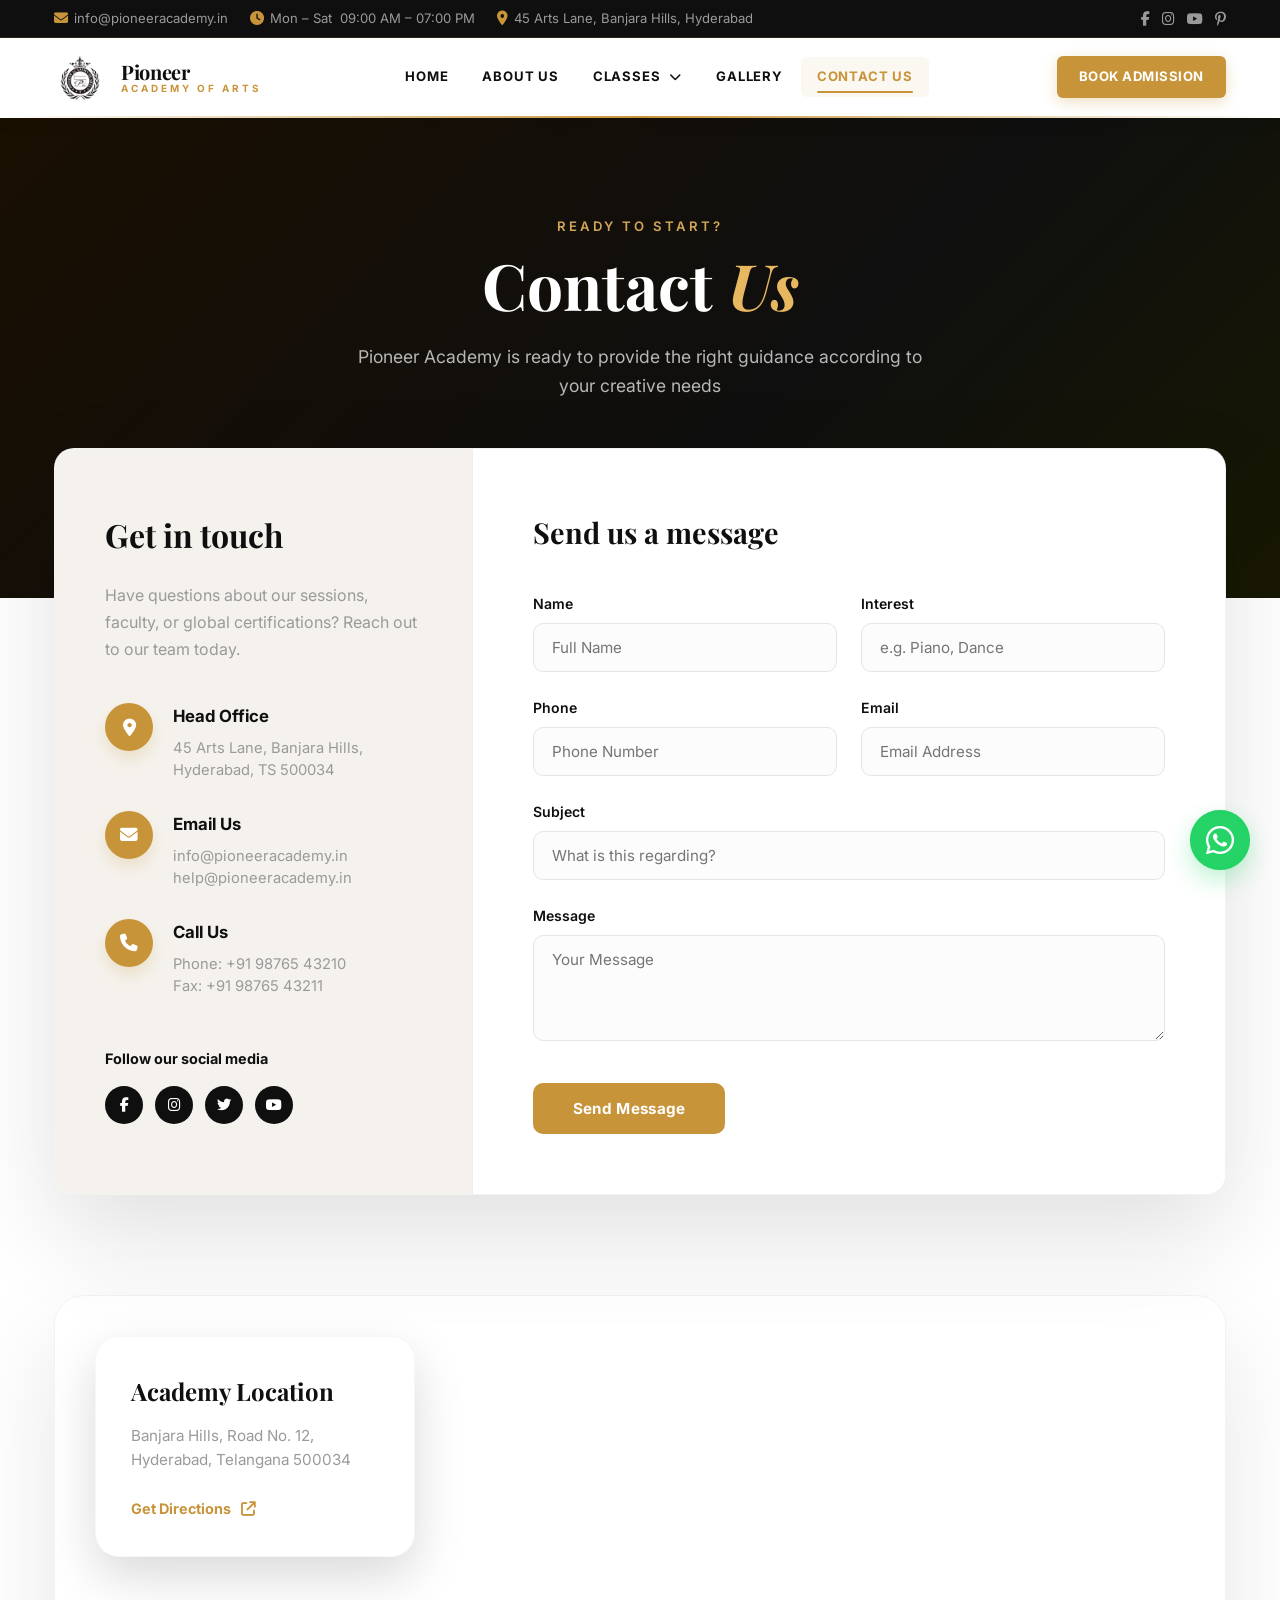
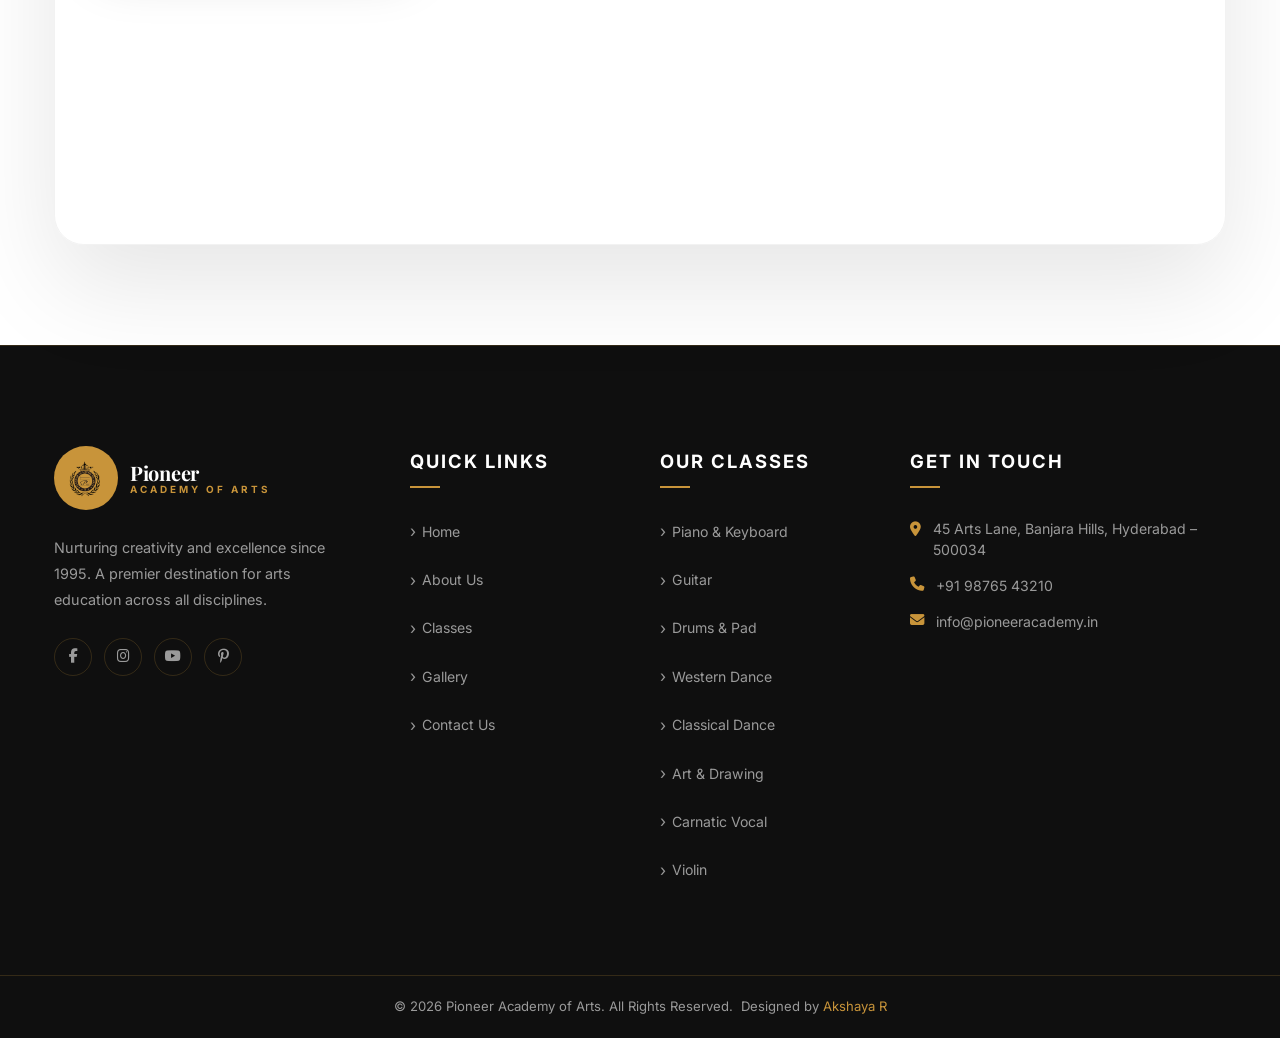
<file: contact.html>
<!DOCTYPE html>
<html lang="en">
<head>
  <meta charset="UTF-8" />
  <meta name="viewport" content="width=device-width, initial-scale=1.0" />
  <title>Contact Us — Pioneer Academy of Arts</title>
  <meta name="description" content="Get in touch with Pioneer Academy of Arts. We're here to answer your questions about our classes, admissions, and more." />
  <!-- Favicon -->
  <link rel="icon" type="image/png" href="images/logo/logo.png" />
  <!-- Font Awesome -->
  <link rel="stylesheet" href="https://cdnjs.cloudflare.com/ajax/libs/font-awesome/6.5.0/css/all.min.css" />
  <!-- Styles -->
  <link rel="stylesheet" href="css/style.css" />
</head>
<body>

  <!-- Shared Navbar Placeholder -->
  <div id="navbar-placeholder"></div>


  <!-- ═══════════════════════════════════════
       PAGE HERO
  ═══════════════════════════════════════ -->
  <section class="page-hero" style="background-image: url('https://images.unsplash.com/photo-1516280440614-37939bbacd81?w=1600&q=80');">
    <div class="container">
      <span class="section-tag reveal">READY TO START?</span>
      <h1 class="hero-title reveal">Contact <span>Us</span></h1>
      <p class="reveal delay-1">Pioneer Academy is ready to provide the right guidance according to your creative needs</p>
    </div>
  </section>

  <!-- ═══════════════════════════════════════
       OVERLAP CONTACT CARD
  ═══════════════════════════════════════ -->
  <section class="overlap-section">
    <div class="container">
      <div class="premium-contact-card reveal">
        <!-- Left Side: Visual/Info -->
        <div class="contact-visual-side">
          <h3>Get in touch</h3>
          <p>Have questions about our sessions, faculty, or global certifications? Reach out to our team today.</p>
          
          <div class="contact-info-list">
            <!-- Location -->
            <div class="info-item">
              <div class="info-icon"><i class="fa fa-location-dot"></i></div>
              <div class="info-text">
                <h4>Head Office</h4>
                <p>45 Arts Lane, Banjara Hills,<br>Hyderabad, TS 500034</p>
              </div>
            </div>
            
            <!-- Email -->
            <div class="info-item">
              <div class="info-icon"><i class="fa fa-envelope"></i></div>
              <div class="info-text">
                <h4>Email Us</h4>
                <p><a href="mailto:info@pioneeracademy.in">info@pioneeracademy.in</a><br><a href="mailto:help@pioneeracademy.in">help@pioneeracademy.in</a></p>
              </div>
            </div>
            
            <!-- Call -->
            <div class="info-item">
              <div class="info-icon"><i class="fa fa-phone"></i></div>
              <div class="info-text">
                <h4>Call Us</h4>
                <p>Phone: <a href="tel:+919876543210">+91 98765 43210</a><br>Fax: +91 98765 43211</p>
              </div>
            </div>
          </div>

          <div class="contact-social-wrap">
            <span>Follow our social media</span>
            <div class="contact-social-icons">
              <a href="#"><i class="fab fa-facebook-f"></i></a>
              <a href="#"><i class="fab fa-instagram"></i></a>
              <a href="#"><i class="fab fa-twitter"></i></a>
              <a href="#"><i class="fab fa-youtube"></i></a>
            </div>
          </div>
        </div>

        <!-- Right Side: Form -->
        <div class="contact-form-side">
          <h3>Send us a message</h3>
          <form class="grid-form">
            <div class="input-group">
              <label for="name">Name</label>
              <input type="text" id="name" placeholder="Full Name" required />
            </div>
            <div class="input-group">
              <label for="company">Interest</label>
              <input type="text" id="company" placeholder="e.g. Piano, Dance" />
            </div>
            <div class="input-group">
              <label for="phone">Phone</label>
              <input type="tel" id="phone" placeholder="Phone Number" required />
            </div>
            <div class="input-group">
              <label for="email">Email</label>
              <input type="email" id="email" placeholder="Email Address" required />
            </div>
            <div class="input-group form-full">
              <label for="subject">Subject</label>
              <input type="text" id="subject" placeholder="What is this regarding?" />
            </div>
            <div class="input-group form-full">
              <label for="message">Message</label>
              <textarea id="message" rows="4" placeholder="Your Message"></textarea>
            </div>
            <div class="form-full">
              <button type="submit" class="btn btn-primary">Send Message</button>
            </div>
          </form>
        </div>
      </div>
    </div>
  </section>

  <!-- ═══════════════════════════════════════
       MAP SECTION
  ═══════════════════════════════════════ -->
  <section class="map-section reveal">
    <div class="container">
      <div class="map-container">
        <!-- Floating Address Card -->
        <div class="map-floating-card">
          <h4>Academy Location</h4>
          <p>Banjara Hills, Road No. 12, Hyderabad, Telangana 500034</p>
          <a href="https://maps.app.goo.gl/..." target="_blank" class="btn-text">
            Get Directions <i class="fa fa-external-link"></i>
          </a>
        </div>
        
        <iframe 
          src="https://www.google.com/maps/embed?pb=!1m18!1m12!1m3!1d3806.827222661234!2d78.4419961751634!3d17.41999248347492!2m3!1f0!2f0!3f0!3m2!1i1024!2i768!4f13.1!3m3!1m2!1s0x3bcb973a00000001%3A0xe5a3c9e6c9e6c9e6!2sBanjara%20Hills%2C%20Hyderabad%2C%20Telangana!5e0!3m2!1sen!2sin!4v1700000000000!5m2!1sen!2sin" 
          width="100%" height="100%" style="border:0;" allowfullscreen="" loading="lazy" referrerpolicy="no-referrer-when-downgrade">
        </iframe>
      </div>
    </div>
  </section>

  <!-- Shared Footer Placeholder -->
  <div id="footer-placeholder"></div>


  <!-- Scripts -->
  <script src="js/components.js"></script>
  <script src="js/main.js"></script>

</body>
</html>
</file>
<file: css/style.css>
/* =============================================
   PIONEER ACADEMY OF ARTS — MAIN STYLESHEET
   ============================================= */

@import url('https://fonts.googleapis.com/css2?family=Playfair+Display:ital,wght@0,400;0,600;0,700;0,900;1,400;1,600&family=Inter:wght@300;400;500;600;700&display=swap');

/* === CUSTOM PROPERTIES === */
:root {
  --gold:        #C8943A;
  --gold-light:  #E8B860;
  --gold-dark:   #9E6E1E;
  --dark:        #0f0f0f;
  --dark-2:      #181818;
  --dark-3:      #222222;
  --dark-card:   #1c1c1c;
  --white:       #ffffff;
  --off-white:   #F5F2ED;
  --text-muted:  #9a9a9a;
  --text-light:  #c8c8c8;
  --border:      rgba(200,148,58,0.2);
  --shadow-gold: 0 8px 32px rgba(200,148,58,0.18);
  --shadow-dark: 0 8px 32px rgba(0,0,0,0.45);
  --radius:      6px;
  --radius-lg:   14px;
  --transition:  all 0.32s cubic-bezier(.25,.8,.25,1);
  --font-heading:'Playfair Display', Georgia, serif;
  --font-body:   'Inter', system-ui, sans-serif;
  --nav-h:       80px;
  --topbar-h:    38px;
}

/* === RESET & BASE === */
*, *::before, *::after { box-sizing: border-box; margin: 0; padding: 0; }
html { scroll-behavior: smooth; font-size: 16px; }
body {
  font-family: var(--font-body);
  background: var(--white);
  color: var(--dark);
  line-height: 1.65;
  overflow-x: hidden;
}
img { max-width: 100%; display: block; }
a { text-decoration: none; color: inherit; }
ul { list-style: none; }
button { cursor: pointer; border: none; background: none; font-family: inherit; }
input, textarea, select { font-family: inherit; }

/* === UTILITY === */
.container { max-width: 1220px; margin: 0 auto; padding: 0 24px; }
.section-tag { font-size: 0.82rem; font-weight: 600; letter-spacing: 3px; text-transform: uppercase; color: var(--gold); margin-bottom: 12px; display: block; }
.section-title { font-family: var(--font-heading); font-size: clamp(2rem, 4vw, 2.9rem); font-weight: 700; line-height: 1.2; color: var(--dark); }
.section-title span { color: var(--gold); }
.section-title.light { color: var(--white); }
.section-subtitle { font-size: 1.02rem; color: var(--text-muted); max-width: 560px; margin-top: 12px; }
.btn {
  display: inline-flex; align-items: center; gap: 8px;
  padding: 13px 30px; border-radius: var(--radius); font-weight: 600;
  font-size: 0.95rem; transition: var(--transition); letter-spacing: 0.3px;
}
.btn-primary { background: var(--gold); color: var(--white); }
.btn-primary:hover { background: var(--gold-dark); transform: translateY(-2px); box-shadow: var(--shadow-gold); }
.btn-outline { background: transparent; color: var(--white); border: 2px solid var(--white); }
.btn-outline:hover { background: var(--white); color: var(--dark); transform: translateY(-2px); }
.btn-outline-gold { background: transparent; color: var(--gold); border: 2px solid var(--gold); }
.btn-outline-gold:hover { background: var(--gold); color: var(--white); transform: translateY(-2px); }
.btn-dark { background: var(--dark); color: var(--white); }
.btn-dark:hover { background: #333; transform: translateY(-2px); }

/* === TOP INFOBAR === */
.topbar {
  background: var(--dark);
  height: var(--topbar-h);
  display: flex; align-items: center;
  font-size: 0.82rem; color: var(--text-muted);
  border-bottom: 1px solid rgba(200,148,58,0.15);
  position: relative; z-index: 200;
}
.topbar .container { display: flex; align-items: center; justify-content: space-between; width: 100%; }
.topbar-left, .topbar-right { display: flex; align-items: center; gap: 22px; }
.topbar-item { display: flex; align-items: center; gap: 6px; color: var(--text-muted); }
.topbar-item i { color: var(--gold); font-size: 0.88rem; }
.topbar-social { display: flex; gap: 12px; }
.topbar-social a { color: var(--text-muted); font-size: 0.9rem; transition: var(--transition); }
.topbar-social a:hover { color: var(--gold); }

/* === NAVBAR === */
.navbar {
  position: sticky; top: 0; z-index: 100;
  background: var(--white);
  height: var(--nav-h);
  display: flex; align-items: center;
  box-shadow: 0 2px 16px rgba(0,0,0,0.08);
  transition: var(--transition);
  border-bottom: 2px solid transparent;
  border-image: linear-gradient(90deg, transparent, var(--gold), transparent) 1;
}
.navbar.scrolled {
  box-shadow: 0 6px 28px rgba(0,0,0,0.13);
}
.navbar .container { display: flex; align-items: center; justify-content: space-between; width: 100%; gap: 24px; }

/* Logo */
.nav-logo { display: flex; align-items: center; gap: 12px; text-decoration: none; flex-shrink: 0; }
.nav-logo img { height: 48px; width: auto; }
.nav-logo-img { height: 46px; width: auto; object-fit: contain; flex-shrink: 0; }
.nav-logo-text { display: flex; flex-direction: column; line-height: 1.15; }
.nav-logo-title {
  font-family: var(--font-heading); font-size: 1.25rem; font-weight: 700; color: var(--dark);
  letter-spacing: -0.3px;
}
.nav-logo-sub {
  font-size: 0.62rem; letter-spacing: 3px; text-transform: uppercase;
  color: var(--gold); font-weight: 700;
}

/* Nav Links */
.nav-links { display: flex; align-items: center; gap: 2px; }
.nav-links > li > a {
  padding: 9px 16px; font-size: 0.82rem; font-weight: 700;
  letter-spacing: 0.8px; text-transform: uppercase; color: var(--dark);
  border-radius: 6px; transition: var(--transition); position: relative;
  display: flex; align-items: center; gap: 5px;
}
.nav-links > li > a::after {
  content: ''; position: absolute; bottom: 4px; left: 16px; right: 16px;
  height: 2px; background: var(--gold); transform: scaleX(0); transition: var(--transition);
  transform-origin: center; border-radius: 2px;
}
.nav-links > li > a:hover::after,
.nav-links > li > a.active::after { transform: scaleX(1); }
.nav-links > li > a:hover,
.nav-links > li > a.active { color: var(--gold); background: rgba(200,148,58,0.07); }

/* Nav Dropdown */
.nav-item-dropdown { position: relative; }
.nav-item-dropdown .nav-chevron { transition: transform 0.3s ease; font-size: 0.7rem; }
.nav-item-dropdown:hover .nav-chevron { transform: rotate(180deg); }
.dropdown-menu {
  position: absolute; top: calc(100% + 8px); left: 0;
  background: var(--white);
  box-shadow: 0 16px 40px rgba(0,0,0,0.12), 0 0 0 1px rgba(200,148,58,0.12);
  border-radius: 10px; min-width: 230px; padding: 8px 0;
  opacity: 0; visibility: hidden; transform: translateY(10px);
  transition: var(--transition); z-index: 100;
  display: flex; flex-direction: column; border: 1px solid rgba(200,148,58,0.1);
}
.nav-item-dropdown:hover .dropdown-menu { opacity: 1; visibility: visible; transform: translateY(0); }
.dropdown-menu li { width: 100%; display: block; }
.dropdown-menu li a {
  padding: 10px 20px; font-size: 0.86rem; color: var(--text-muted); text-transform: capitalize;
  font-weight: 500; border-radius: 0; letter-spacing: 0; width: 100%; display: flex;
  align-items: center; gap: 10px; transition: var(--transition);
}
.dropdown-menu li a::before { content: ''; width: 5px; height: 5px; border-radius: 50%; background: var(--gold); opacity: 0; transition: var(--transition); flex-shrink: 0; }
.dropdown-menu li a::after { display: none !important; }
.dropdown-menu li a:hover,
.dropdown-menu li a.active {
  background: rgba(200,148,58,0.07); color: var(--gold);
  padding-left: 20px;
}
.dropdown-menu li a:hover::before,
.dropdown-menu li a.active::before { opacity: 1; }
.dropdown-menu li:first-child a { border-radius: 10px 10px 0 0; }
.dropdown-menu li:last-child a { border-radius: 0 0 10px 10px; }

/* Nav Right */
.nav-right { display: flex; align-items: center; gap: 12px; }
.nav-search-btn { color: var(--dark); font-size: 1.05rem; padding: 8px 10px; transition: var(--transition); border-radius: 6px; }
.nav-search-btn:hover { color: var(--gold); background: rgba(200,148,58,0.07); }
.nav-cta {
  background: var(--gold); color: var(--white) !important;
  padding: 10px 22px; border-radius: var(--radius);
  font-size: 0.82rem !important; font-weight: 700 !important;
  letter-spacing: 0.5px; text-transform: uppercase;
  box-shadow: 0 4px 14px rgba(200,148,58,0.3);
  transition: var(--transition);
}
.nav-cta:hover {
  background: var(--gold-dark) !important;
  box-shadow: 0 6px 20px rgba(200,148,58,0.4);
  transform: translateY(-1px);
}
.nav-cta::after { display: none !important; }

/* Hamburger */
.hamburger {
  display: none; flex-direction: column; gap: 5px; padding: 8px;
  border-radius: 8px; transition: var(--transition);
}
.hamburger:hover { background: var(--off-white); }
.hamburger span { display: block; width: 22px; height: 2px; background: var(--dark); transition: var(--transition); border-radius: 2px; }
.hamburger.open span { background: var(--gold); }
.hamburger.open span:nth-child(1) { transform: translateY(7px) rotate(45deg); }
.hamburger.open span:nth-child(2) { opacity: 0; transform: scaleX(0); }
.hamburger.open span:nth-child(3) { transform: translateY(-7px) rotate(-45deg); }

/* === HERO === */
.hero {
  position: relative;
  min-height: calc(100vh - var(--topbar-h) - var(--nav-h));
  background: var(--dark);
  display: flex; align-items: center;
  overflow: hidden;
}
.hero-bg {
  position: absolute; inset: 0;
  background-image: url('../images/homepage/hero-bg.png');
  background-size: cover; background-position: center;
  opacity: 0.45;
  transition: transform 8s ease;
}
.hero-overlay {
  position: absolute; inset: 0;
  background: linear-gradient(105deg, rgba(10,8,5,0.85) 0%, rgba(15,10,3,0.55) 55%, rgba(0,0,0,0.3) 100%);
}
.hero .container {
  position: relative; z-index: 2;
  padding-top: 80px; padding-bottom: 80px;
  display: flex; align-items: center; justify-content: center;
}
.hero-content {
  max-width: 760px;
  text-align: center;
  display: flex;
  flex-direction: column;
  align-items: center;
}
.hero-tag {
  display: inline-flex; align-items: center; gap: 10px;
  font-size: 0.8rem; letter-spacing: 3px; text-transform: uppercase;
  color: var(--gold-light); font-weight: 600; margin-bottom: 24px;
}
.hero-tag::before {
  content: ''; display: block; width: 36px; height: 2px; background: var(--gold);
}
.hero-title {
  font-family: var(--font-heading);
  font-size: clamp(2.8rem, 6vw, 4.8rem);
  font-weight: 900; line-height: 1.1;
  color: var(--white); margin-bottom: 22px;
  text-align: center;
}
.hero-title .highlight { color: var(--gold-light); font-style: italic; }
.hero-desc {
  font-size: 1.08rem; color: rgba(255,255,255,0.72);
  max-width: 560px; margin-bottom: 38px; line-height: 1.7;
  text-align: center;
}
.hero-btns { display: flex; flex-wrap: wrap; gap: 14px; margin-bottom: 56px; align-items: center; justify-content: center; }
.hero-stats { display: flex; gap: 44px; flex-wrap: wrap; justify-content: center; }
.hero-stat-item { text-align: center; }
.hero-stat-num { font-family: var(--font-heading); font-size: 2.2rem; font-weight: 700; color: var(--gold-light); line-height: 1; }
.hero-stat-label { font-size: 0.78rem; color: rgba(255,255,255,0.55); letter-spacing: 1.5px; text-transform: uppercase; margin-top: 4px; }

/* Hero Nav Arrows */
.hero-arrow {
  position: absolute; top: 50%; transform: translateY(-50%);
  width: 46px; height: 46px; border-radius: 50%;
  background: rgba(255,255,255,0.12); color: var(--white);
  display: flex; align-items: center; justify-content: center;
  font-size: 1rem; z-index: 3; transition: var(--transition);
  border: 1.5px solid rgba(255,255,255,0.2);
  backdrop-filter: blur(4px);
}
.hero-arrow:hover { background: var(--gold); border-color: var(--gold); }
.hero-arrow-prev { left: 20px; }
.hero-arrow-next { right: 20px; }

/* === QUICK ENROLL FORM BAR === */
.enroll-bar {
  background: var(--white);
  padding: 30px 24px;
  position: relative; z-index: 10;
  margin-top: -1px;
}
.enroll-bar-wrapper {
  max-width: 820px;
  margin: 0 auto;
  border: 2px dashed var(--gold);
  border-radius: var(--radius-lg);
  padding: 6px 6px;
  background: var(--white);
  box-shadow: var(--shadow-gold);
}
.enroll-bar-inner {
  display: flex; align-items: stretch;
  background: var(--white);
  border-radius: calc(var(--radius-lg) - 4px);
  overflow: hidden;
}
.enroll-field {
  flex: 1; border-right: 1px solid #ececec;
  position: relative;
}
.enroll-field input, .enroll-field select {
  width: 100%; height: 58px; padding: 0 18px;
  border: none; outline: none; font-size: 0.95rem;
  background: transparent; color: var(--dark);
}
.enroll-field input::placeholder { color: #aaa; }
.enroll-field select { color: #aaa; cursor: pointer; }
.enroll-field select.filled { color: var(--dark); }
.enroll-bar .btn-enroll {
  background: var(--dark); color: var(--white);
  padding: 0 32px; font-size: 0.9rem; font-weight: 700;
  letter-spacing: 0.5px; white-space: nowrap; transition: var(--transition);
  border: none; cursor: pointer; text-transform: uppercase;
  flex-shrink: 0;
}
.enroll-bar .btn-enroll:hover { background: var(--gold); }

/* === ABOUT SECTION === */
.about-section { padding: 100px 0; background: var(--white); }
.about-grid { display: grid; grid-template-columns: 1fr 1fr; gap: 70px; align-items: center; }
.about-images { position: relative; height: 540px; will-change: transform; }
.about-img {
  position: absolute; border-radius: var(--radius-lg);
  overflow: hidden; box-shadow: var(--shadow-dark);
  transition: var(--transition);
}
.about-img-1 { width: 52%; height: 68%; left: 0; bottom: 0; z-index: 2; }
.about-img-2 { width: 48%; height: 58%; right: 8%; top: 0; z-index: 3; }
.about-img-3 { width: 36%; height: 44%; right: 0; bottom: 8%; z-index: 4; border: 4px solid var(--white); }
.about-img img { width: 100%; height: 100%; object-fit: cover; }
.about-img-placeholder {
  width: 100%; height: 100%;
  display: flex; align-items: center; justify-content: center;
  font-size: 3.5rem;
}
.about-img-1 .about-img-placeholder { background: linear-gradient(135deg, #2a1a05 0%, #5c3410 100%); }
.about-img-2 .about-img-placeholder { background: linear-gradient(135deg, #0a1a1a 0%, #1a3a3a 100%); }
.about-img-3 .about-img-placeholder { background: linear-gradient(135deg, #1a0a20 0%, #3a1a50 100%); }

.about-badge {
  position: absolute; left: 50%; bottom: 20px; transform: translateX(-50%);
  background: var(--gold); color: var(--white); border-radius: var(--radius);
  padding: 14px 22px; text-align: center; z-index: 10; white-space: nowrap;
  box-shadow: var(--shadow-gold);
}
.about-badge-num { font-family: var(--font-heading); font-size: 2rem; font-weight: 700; line-height: 1; }
.about-badge-label { font-size: 0.75rem; text-transform: uppercase; letter-spacing: 1.5px; opacity: 0.9; }

.about-points { margin: 30px 0 36px; display: flex; flex-direction: column; gap: 22px; }
.about-point { display: flex; gap: 18px; align-items: flex-start; }
.about-point-num {
  width: 38px; height: 38px; background: var(--gold); color: var(--white);
  border-radius: 50%; display: flex; align-items: center; justify-content: center;
  font-weight: 700; font-size: 0.88rem; flex-shrink: 0; margin-top: 2px;
}
.about-point h4 { font-size: 1rem; font-weight: 700; margin-bottom: 4px; color: var(--dark); }
.about-point p { font-size: 0.9rem; color: var(--text-muted); line-height: 1.6; }
.about-footer { display: flex; align-items: center; gap: 28px; flex-wrap: wrap; margin-top: 36px; }
.about-signature-name { font-family: var(--font-heading); font-size: 1.3rem; font-style: italic; color: var(--dark); }
.about-signature-role { font-size: 0.78rem; letter-spacing: 2px; text-transform: uppercase; color: var(--text-muted); }
.about-divider { width: 1px; height: 40px; background: #ddd; }

/* === CATEGORY GRID === */
.programs-section { padding: 100px 0; background: var(--off-white); }
.programs-section .section-head { text-align: center; margin-bottom: 60px; }
.programs-section .section-subtitle { margin: 12px auto 0; }

.category-grid {
  display: grid;
  grid-template-columns: repeat(4, 1fr);
  gap: 30px;
}

.category-card {
  border-radius: var(--radius-lg);
  overflow: hidden;
  box-shadow: 0 10px 30px rgba(0,0,0,0.05);
  transition: var(--transition);
  display: flex;
  flex-direction: column;
  position: relative;
  text-decoration: none;
  background: var(--dark-card);
  border: 1px solid var(--border);
}

.category-card:hover {
  transform: translateY(-8px);
  box-shadow: 0 15px 40px rgba(200, 148, 58, 0.2);
  border-color: var(--gold);
}

.category-img {
  height: 180px;
  overflow: hidden;
}

.category-img img {
  width: 100%;
  height: 100%;
  object-fit: cover;
  transition: transform 0.8s ease;
}

.category-card:hover .category-img img {
  transform: scale(1.1);
}

.category-info {
  padding: 24px 20px;
  position: relative;
  flex-grow: 1;
}

.category-tag {
  display: none;
}

.category-name {
  font-family: var(--font-body);
  font-size: 1.15rem;
  font-weight: 700;
  color: var(--white);
  margin-bottom: 8px;
  transition: var(--transition);
}

.category-card:hover .category-name {
  color: var(--gold);
}

.category-desc {
  font-size: 0.85rem;
  color: rgba(255,255,255,0.85);
  line-height: 1.5;
  margin-bottom: 0;
  padding-right: 24px; /* Space for the arrow */
}

.category-arrow {
  position: absolute;
  right: 20px;
  bottom: 30px;
  color: var(--gold);
  font-size: 1.25rem;
  opacity: 0;
  transform: translateX(-15px);
  transition: var(--transition);
}

.category-card:hover .category-arrow {
  opacity: 1;
  transform: translateX(0);
}

/* === TESTIMONIALS === */
.testimonials-section { padding: 100px 0; background: var(--dark); overflow: hidden; }
.testimonials-section .section-head { text-align: center; margin-bottom: 60px; }
.testimonials-track { position: relative; }
.testimonials-carousel { display: flex; gap: 28px; transition: transform 0.55s cubic-bezier(.25,.8,.25,1); will-change: transform; }
.testimonial-card {
  min-width: 380px; max-width: 380px;
  background: var(--dark-card); border: 1px solid var(--border);
  border-radius: var(--radius-lg); padding: 36px 32px;
  flex-shrink: 0;
}
.testimonial-quote { font-size: 2.5rem; color: var(--gold); line-height: 1; margin-bottom: 16px; font-family: Georgia, serif; }
.testimonial-text { font-size: 0.97rem; color: var(--text-light); line-height: 1.75; margin-bottom: 26px; }
.testimonial-author { display: flex; align-items: center; gap: 14px; }
.testimonial-avatar {
  width: 46px; height: 46px; border-radius: 50%; flex-shrink: 0;
  display: flex; align-items: center; justify-content: center;
  font-size: 1.3rem; font-weight: 700; color: var(--white);
  background: var(--gold);
}
.testimonial-name { font-weight: 600; color: var(--white); font-size: 0.95rem; }
.testimonial-program { font-size: 0.8rem; color: var(--gold); }
.testimonial-stars { color: var(--gold); font-size: 0.85rem; margin-top: 2px; }
.testimonials-dots { display: flex; justify-content: center; gap: 8px; margin-top: 36px; }
.t-dot { width: 8px; height: 8px; border-radius: 50%; background: rgba(0,0,0,0.1); cursor: pointer; transition: var(--transition); }
.t-dot.active { background: var(--gold); width: 24px; border-radius: 4px; }

/* Light version for classes pages */
.testimonials-section.light .t-dot { background: rgba(0,0,0,0.1); }
.testimonials-section.light .t-dot.active { background: var(--gold); }
.testimonials-section:not(.light) .t-dot { background: rgba(255,255,255,0.2); }
.testimonials-section:not(.light) .t-dot.active { background: var(--gold); }

/* === CTA BANNER === */
.cta-section {
  padding: 90px 0;
  background: linear-gradient(105deg, var(--dark) 0%, #1a0f00 50%, var(--dark) 100%);
  position: relative; overflow: hidden; text-align: center;
}
.cta-section::before {
  content: '';
  position: absolute; inset: 0;
  background: radial-gradient(ellipse at center, rgba(200,148,58,0.1) 0%, transparent 70%);
  pointer-events: none;
}
.cta-section .container { position: relative; z-index: 2; }
.cta-label { font-size: 0.8rem; letter-spacing: 3px; text-transform: uppercase; color: var(--gold); font-weight: 600; margin-bottom: 14px; }
.cta-title { font-family: var(--font-heading); font-size: clamp(2rem, 4vw, 3.2rem); font-weight: 700; color: var(--white); margin-bottom: 18px; }
.cta-title span { color: var(--gold-light); font-style: italic; }
.cta-desc { font-size: 1rem; color: rgba(255,255,255,0.6); max-width: 500px; margin: 0 auto 38px; }
.cta-btns { display: flex; justify-content: center; gap: 16px; flex-wrap: wrap; }

/* === FOOTER === */
.footer { background: var(--dark); border-top: 1px solid var(--border); padding: 70px 0 0; }
.footer-grid { display: grid; grid-template-columns: 2fr 1fr 1fr 1.5fr; gap: 50px; padding-bottom: 50px; }
.footer-brand .nav-logo { margin-bottom: 18px; }
.footer-logo-img-wrapper {
  background: var(--gold);
  border-radius: 50%;
  width: 64px;
  height: 64px;
  display: flex;
  align-items: center;
  justify-content: center;
  padding: 10px;
  flex-shrink: 0;
}
.footer-logo-img-wrapper img {
  width: 100%;
  height: 100%;
  object-fit: contain;
}
.footer-brand p { font-size: 0.9rem; color: var(--text-muted); line-height: 1.7; max-width: 280px; }
.footer-social { display: flex; gap: 12px; margin-top: 22px; }
.footer-social a {
  width: 38px; height: 38px; border-radius: 50%;
  border: 1px solid var(--border); display: flex; align-items: center; justify-content: center;
  color: var(--text-muted); font-size: 0.9rem; transition: var(--transition);
}
.footer-social a:hover { background: var(--gold); border-color: var(--gold); color: var(--white); }
.footer-col h5 { font-size: 0.85rem; font-weight: 700; letter-spacing: 2px; text-transform: uppercase; color: var(--white); margin-bottom: 22px; }
.footer-col ul { display: flex; flex-direction: column; gap: 10px; }
.footer-col ul li a { font-size: 0.88rem; color: var(--text-muted); transition: var(--transition); display: flex; align-items: center; gap: 6px; }
.footer-col ul li a:hover { color: var(--gold); padding-left: 4px; }
.footer-col ul li a::before { content: '›'; font-size: 1rem; }
.footer-contact-item { display: flex; gap: 12px; margin-bottom: 16px; align-items: flex-start; }
.footer-contact-item i { color: var(--gold); margin-top: 2px; flex-shrink: 0; font-size: 0.9rem; }
.footer-contact-item span { font-size: 0.88rem; color: var(--text-muted); line-height: 1.5; }
.footer-bottom {
  border-top: 1px solid var(--border); padding: 20px 0;
  display: flex; align-items: center; justify-content: space-between;
  font-size: 0.82rem; color: var(--text-muted);
}
.footer-bottom a { color: var(--gold); }

/* === ANIMATIONS === */
.reveal       { opacity: 0; transform: translateY(18px); transition: opacity 0.5s cubic-bezier(0.22,1,0.36,1), transform 0.5s cubic-bezier(0.22,1,0.36,1); }
.reveal.visible { opacity: 1; transform: none; }
.reveal-left  { opacity: 0; transform: translateX(-22px); transition: opacity 0.5s cubic-bezier(0.22,1,0.36,1), transform 0.5s cubic-bezier(0.22,1,0.36,1); }
.reveal-left.visible  { opacity: 1; transform: none; }
.reveal-right { opacity: 0; transform: translateX(22px);  transition: opacity 0.5s cubic-bezier(0.22,1,0.36,1), transform 0.5s cubic-bezier(0.22,1,0.36,1); }
.reveal-right.visible { opacity: 1; transform: none; }

/* ── ABOUT GRID — staggered per-child keyframe animations ── */
/* Grid itself: no fade, no translate — acts as invisible wrapper */
.about-grid.reveal { transform: none; opacity: 1; transition: none; }
.about-grid.reveal.visible { opacity: 1; }

/* Hide all animated children until the grid becomes visible */
.about-grid.reveal .about-img-1,
.about-grid.reveal .about-img-2,
.about-grid.reveal .about-img-3,
.about-grid.reveal .about-badge,
.about-grid.reveal .about-content > * { opacity: 0; }

/* When visible: trigger individual keyframe animations */
.about-grid.visible .about-img-1  { animation: aboutImg1  0.7s cubic-bezier(0.22,1,0.36,1) 0.00s forwards; }
.about-grid.visible .about-img-2  { animation: aboutImg2  0.7s cubic-bezier(0.22,1,0.36,1) 0.12s forwards; }
.about-grid.visible .about-img-3  { animation: aboutImg3  0.65s cubic-bezier(0.22,1,0.36,1) 0.22s forwards; }
.about-grid.visible .about-badge  { animation: aboutBadge 0.55s cubic-bezier(0.34,1.56,0.64,1) 0.38s forwards; }

/* Content children staggered (nth-child targets section-tag, h2, p, about-points, about-footer) */
.about-grid.visible .about-content > *:nth-child(1) { animation: aboutFadeUp 0.5s cubic-bezier(0.22,1,0.36,1) 0.05s forwards; }
.about-grid.visible .about-content > *:nth-child(2) { animation: aboutFadeUp 0.5s cubic-bezier(0.22,1,0.36,1) 0.15s forwards; }
.about-grid.visible .about-content > *:nth-child(3) { animation: aboutFadeUp 0.5s cubic-bezier(0.22,1,0.36,1) 0.23s forwards; }
.about-grid.visible .about-content > *:nth-child(4) { animation: aboutFadeUp 0.5s cubic-bezier(0.22,1,0.36,1) 0.31s forwards; }
.about-grid.visible .about-content > *:nth-child(5) { animation: aboutFadeUp 0.5s cubic-bezier(0.22,1,0.36,1) 0.39s forwards; }

/* Keyframes */
@keyframes aboutImg1 {
  from { opacity: 0; transform: translateY(32px); }
  to   { opacity: 1; transform: translateY(0); }
}
@keyframes aboutImg2 {
  from { opacity: 0; transform: translateY(-24px); }
  to   { opacity: 1; transform: translateY(0); }
}
@keyframes aboutImg3 {
  from { opacity: 0; transform: translateX(24px) scale(0.94); }
  to   { opacity: 1; transform: translateX(0) scale(1); }
}
@keyframes aboutBadge {
  from { opacity: 0; transform: translateX(-50%) scale(0.7); }
  to   { opacity: 1; transform: translateX(-50%) scale(1); }
}
@keyframes aboutFadeUp {
  from { opacity: 0; transform: translateY(16px); }
  to   { opacity: 1; transform: translateY(0); }
}

/* ── LAZY-LOAD image blur-up effect ── */
.about-img img {
  filter: blur(6px);
  transform: scale(1.04);
  transition: filter 0.55s ease, transform 0.55s ease, opacity 0.45s ease;
  width: 100%; height: 100%; object-fit: cover;
}
.about-img img.img-loaded {
  filter: blur(0);
  transform: scale(1);
}

/* Delay helpers */
.delay-1 { transition-delay: 0.08s !important; }
.delay-2 { transition-delay: 0.16s !important; }
.delay-3 { transition-delay: 0.24s !important; }
.delay-4 { transition-delay: 0.32s !important; }
.delay-5 { transition-delay: 0.40s !important; }

/* === CLASS DETAILS === */
.class-details-grid { display: grid; grid-template-columns: 1.1fr 0.9fr; gap: 60px; align-items: flex-start; }
.class-main-content h2 { font-family: var(--font-heading); font-size: 2.8rem; color: var(--dark); margin-bottom: 24px; line-height: 1.2; }
.class-main-content h2 span { color: var(--gold); }
.class-main-content p { font-size: 1.05rem; color: var(--text-muted); line-height: 1.8; margin-bottom: 32px; }

.class-info-card { background: var(--off-white); padding: 32px; border-radius: var(--radius-lg); border-left: 5px solid var(--gold); margin-bottom: 40px; }
.class-info-card h4 { margin-bottom: 16px; display: flex; align-items: center; gap: 12px; font-size: 1.1rem; color: var(--dark); }
.class-info-card p { margin: 0; font-weight: 500; font-size: 1.1rem; color: var(--dark); }

.class-features { display: grid; grid-template-columns: 1fr 1fr; gap: 20px; margin-bottom: 40px; }
.class-feature { display: flex; align-items: center; gap: 12px; font-size: 0.95rem; font-weight: 500; color: var(--dark); }
.class-feature i { color: var(--gold); font-size: 1.1rem; }

.class-sidebar-img { border-radius: var(--radius-lg); overflow: hidden; box-shadow: var(--shadow-dark); position: relative; }
.class-sidebar-img img { width: 100%; height: 500px; object-fit: cover; display: block; }

.instructor-section { padding-top: 60px; margin-top: 60px; border-top: 1px solid #eee; }
.instructor-card { display: flex; gap: 30px; align-items: center; background: var(--white); border: 1px solid #eee; padding: 30px; border-radius: var(--radius-lg); transition: var(--transition); }
.instructor-card:hover { border-color: var(--gold); transform: translateY(-5px); box-shadow: var(--shadow-dark); }
.instructor-img { width: 120px; height: 120px; border-radius: 50%; overflow: hidden; flex-shrink: 0; border: 3px solid var(--gold); }
.instructor-img img { width: 100%; height: 100%; object-fit: cover; }
.instructor-info h3 { font-size: 1.4rem; margin-bottom: 6px; color: var(--dark); }
.instructor-role { color: var(--gold); font-weight: 600; font-size: 0.9rem; text-transform: uppercase; letter-spacing: 1px; margin-bottom: 12px; }
.instructor-bio { font-size: 0.92rem; color: var(--text-muted); line-height: 1.6; margin-bottom: 16px; }
.instructor-social { display: flex; gap: 10px; }
.instructor-social a { width: 32px; height: 32px; border-radius: 50%; background: #f0f0f0; display: flex; align-items: center; justify-content: center; font-size: 0.85rem; color: var(--dark); transition: var(--transition); }
.instructor-social a:hover { background: var(--gold); color: var(--white); }

/* === RESPONSIVE === */
@media (max-width: 1024px) {
  .about-grid { grid-template-columns: 1fr; gap: 50px; }
  .about-images { height: 380px; max-width: 520px; margin: 0 auto; }
  .category-grid { grid-template-columns: repeat(2, 1fr); gap: 24px; }
  .footer-grid { grid-template-columns: 1fr 1fr; gap: 36px; }
  /* Class detail pages: stack on tablet */
  .class-details-grid { grid-template-columns: 1fr; gap: 40px; }
  .class-sidebar { order: -1; }
  .class-sidebar-img img { height: 300px; }
}

@media (max-width: 768px) {
  :root { --nav-h: 68px; --topbar-h: 0px; }
  .topbar { display: none; }

  /* --- Navbar mobile --- */
  .nav-links {
    display: none; flex-direction: column; gap: 0;
    position: absolute; top: var(--nav-h); left: 0; right: 0;
    background: var(--white); padding: 0;
    box-shadow: 0 15px 30px rgba(0,0,0,0.1);
    border-top: 2px solid var(--gold);
    max-height: calc(100vh - var(--nav-h));
    overflow-y: auto;
    z-index: 200;
  }
  .nav-links.open { display: flex; }
  .nav-links > li { border-bottom: 1px solid rgba(0,0,0,0.04); width: 100%; }
  .nav-links > li:last-child { border-bottom: none; }
  .nav-links > li > a { 
    padding: 16px 24px; border-radius: 0; 
    font-size: 0.95rem; font-weight: 700;
    justify-content: space-between; width: 100%;
  }
  .nav-links > li > a::after { display: none; }
  .nav-links > li > a:hover, .nav-links > li > a.active {
    background: rgba(200,148,58,0.05); padding-left: 28px;
  }

  /* Mobile dropdown */
  .nav-item-dropdown { position: static; }
  .dropdown-menu {
    position: static; opacity: 1; visibility: visible;
    transform: none; box-shadow: inset 0 4px 8px rgba(0,0,0,0.03);
    border: none; padding: 0; background: #fafafa;
    display: none; border-radius: 0;
    min-width: 100%; border-top: 1px solid rgba(0,0,0,0.04);
  }
  .nav-item-dropdown.open .dropdown-menu { display: flex; }
  .dropdown-menu li { border-bottom: 1px solid rgba(0,0,0,0.03); width: 100%; }
  .dropdown-menu li:last-child { border-bottom: none; }
  .dropdown-menu li a { 
    padding: 14px 40px; font-size: 0.88rem;
    color: var(--text-muted); text-transform: capitalize;
    font-weight: 600; justify-content: flex-start;
  }
  .dropdown-menu li a:hover, .dropdown-menu li a.active {
    background: transparent; color: var(--gold); padding-left: 46px;
  }
  .nav-right .nav-cta { display: none; }
  .hamburger { display: flex; }

  /* --- Hero --- */
  .hero { min-height: 85vh; }
  .hero-stats { gap: 20px; }
  .hero-stat-num { font-size: 1.8rem; }
  .hero-btns { flex-direction: column; align-items: stretch; }
  .hero-btns .btn { justify-content: center; }

  /* --- Enroll bar --- */
  .enroll-bar { padding: 20px 16px; }
  .enroll-bar-inner { flex-direction: column; }
  .enroll-field { border-right: none; border-bottom: 1px solid #ececec; }
  .enroll-field input, .enroll-field select { height: 54px; }
  .enroll-bar .btn-enroll { height: 54px; padding: 0 30px; width: 100%; }

  /* --- Category grid --- */
  .category-grid { grid-template-columns: 1fr 1fr; gap: 16px; }
  .category-img { height: 150px; }

  /* --- About --- */
  .about-images { height: auto; max-width: 100%; display: grid; grid-template-columns: 1fr 1fr; gap: 15px; padding-bottom: 40px; }
  .about-img { position: relative; width: 100%; height: 200px; left: auto; right: auto; top: auto; bottom: auto; border: none; }
  .about-img-1 { grid-column: span 2; height: 240px; }
  .about-badge { bottom: 0; z-index: 10; }
  .about-section { padding: 60px 0; }

  /* --- Testimonials --- */
  .testimonial-card { min-width: 280px; max-width: 280px; }

  /* --- Footer --- */
  .footer-grid { grid-template-columns: 1fr; }
  .footer-bottom { flex-direction: column; gap: 8px; text-align: center; }

  /* --- Class detail pages --- */
  .class-details-grid { grid-template-columns: 1fr; gap: 30px; }
  .class-sidebar { order: -1; }
  .class-sidebar-img img { height: 240px; }
  .class-features { grid-template-columns: 1fr; gap: 14px; }
  .class-main-content h2 { font-size: 2rem; }
  .instructor-card { flex-direction: column; align-items: flex-start; gap: 20px; }
  .class-info-card { padding: 22px; }

  /* --- Page hero --- */
  .page-hero { height: 300px; padding-bottom: 30px; }

  /* --- Overlap section --- */
  .overlap-section { margin-top: -60px; padding-bottom: 60px; }

  /* --- About page team --- */
  .team-grid { grid-template-columns: repeat(2, 1fr); gap: 20px; }
  .team-img { height: 220px; }
}

@media (max-width: 576px) {
  /* --- Category grid single col on very small screens --- */
  .category-grid { grid-template-columns: 1fr; }

  /* --- Hero affiliations wrap --- */
  .hero-affiliations { flex-wrap: wrap; gap: 16px; justify-content: center; }

  /* --- Team single col --- */
  .team-grid { grid-template-columns: 1fr; }

  /* --- Section padding reduction --- */
  .about-section,
  .programs-section,
  .testimonials-section,
  .cta-section { padding: 60px 0; }
  .team-section { padding: 60px 0 80px; }

  /* --- About images smaller --- */
  .about-images { gap: 10px; padding-bottom: 30px; }
  .about-img { height: 160px; }
  .about-img-1 { height: 200px; }

  /* --- Testimonials full-width cards --- */
  .testimonial-card { min-width: calc(100vw - 48px); max-width: calc(100vw - 48px); }

  /* --- Page hero --- */
  .page-hero { height: 240px; padding-bottom: 10px; }
  .page-hero h1 { font-size: clamp(1.7rem, 7vw, 2.5rem); }
  .page-hero p { font-size: 0.88rem; margin-top: 10px; }

  /* --- Overlap section --- */
  .overlap-section { margin-top: -30px; }

  /* --- Gallery wrap padding --- */
  .premium-gallery-wrap { padding: 24px 16px; }

  /* --- Contact --- */
  .contact-visual-side,
  .contact-form-side { padding: 28px 20px; }
  .grid-form { grid-template-columns: 1fr; }
  .form-full { grid-column: auto; }

  /* --- Map --- */
  .map-floating-card { padding: 20px; }
  .map-container { height: 320px; border-radius: 12px; }

  /* --- Footer reduction --- */
  .footer { padding: 60px 0 0; }
  .footer-grid { padding-bottom: 40px; }

  /* --- Class detail pages --- */
  .class-sidebar-img img { height: 200px; }
  .instructor-img { width: 90px; height: 90px; }
  .class-main-content p { font-size: 0.95rem; }
}

/* === PAGE HERO === */
.page-hero {
  position: relative;
  height: 480px;
  background-color: var(--dark);
  background-size: cover;
  background-position: center;
  display: flex;
  align-items: center;
  justify-content: center;
  text-align: center;
}
.page-hero::before {
  content: '';
  position: absolute; inset: 0;
  background: rgba(0,0,0,0.55);
}
.page-hero .container { position: relative; z-index: 2; }
.page-hero h1 { font-family: var(--font-heading); font-size: clamp(2.8rem, 5vw, 4rem); font-weight: 700; color: var(--white); }
.page-hero h1 span { color: var(--gold-light); font-style: italic; }

/* === ABOUT PAGE INTRO === */
.api-intro { padding: 100px 0; background: var(--white); }
.api-header { display: flex; gap: 60px; margin-bottom: 70px; align-items: flex-start; }
.api-title { flex: 1; }
.api-title span { color: var(--gold-dark); } /* Optional: matching the red dots in wireframe */
.api-title h2 { font-family: var(--font-heading); font-size: 2.5rem; line-height: 1.25; font-weight: 700; color: var(--dark); }
.api-title h2 span { color: var(--gold); }
.api-texts { flex: 1.2; display: flex; gap: 24px; color: var(--text-muted); font-size: 0.95rem; line-height: 1.7; }
.api-texts p { flex: 1; }

.api-features { display: grid; grid-template-columns: repeat(3, 1fr); gap: 30px; margin-bottom: 80px; }
.api-feature-card { background: var(--white); border-radius: var(--radius-lg); padding: 32px 24px; box-shadow: 0 10px 30px rgba(0,0,0,0.06); display: flex; gap: 20px; align-items: flex-start; transition: var(--transition); border: 1px solid rgba(0,0,0,0.03); }
.api-feature-card:hover { transform: translateY(-8px); box-shadow: 0 15px 40px rgba(0,0,0,0.1); }
.api-feature-icon { width: 56px; height: 56px; border-radius: 50%; background: var(--off-white); color: var(--gold); display: flex; align-items: center; justify-content: center; font-size: 1.6rem; flex-shrink: 0; }
.api-feature-info h4 { font-size: 1.15rem; font-weight: 700; color: var(--dark); margin-bottom: 10px; }
.api-feature-info p { font-size: 0.88rem; color: var(--text-muted); line-height: 1.6; margin: 0; }

.api-gallery { display: flex; gap: 30px; position: relative; }
.api-img-lg { flex: 1.8; height: 500px; border-radius: var(--radius-lg); overflow: hidden; box-shadow: var(--shadow-dark); }
.api-img-sm { flex: 1; height: 350px; border-radius: var(--radius-lg); overflow: hidden; align-self: flex-end; position: relative; box-shadow: var(--shadow-dark); border: 4px solid var(--white); margin-bottom: -30px; margin-left: -50px; z-index: 2; }
.api-img-lg img, .api-img-sm img { width: 100%; height: 100%; object-fit: cover; }
.api-play-btn { position: absolute; top: 50%; left: 50%; transform: translate(-50%, -50%); width: 68px; height: 68px; background: var(--gold); color: var(--white); border-radius: 50%; display: flex; align-items: center; justify-content: center; font-size: 1.2rem; cursor: pointer; box-shadow: 0 0 0 12px rgba(200,148,58,0.3); transition: var(--transition); z-index: 5; }
.api-play-btn:hover { background: var(--gold-dark); transform: translate(-50%, -50%) scale(1.1); box-shadow: 0 0 0 16px rgba(200,148,58,0.4); }

/* === TEAM SECTION === */
.team-section { padding: 90px 0 120px; background: var(--off-white); text-align: center; }
.team-section .section-head { margin-bottom: 60px; max-width: 600px; margin-inline: auto; }
.team-grid { display: grid; grid-template-columns: repeat(4, 1fr); gap: 30px; }
.team-card { background: var(--white); border-radius: var(--radius-lg); overflow: hidden; box-shadow: 0 10px 30px rgba(0,0,0,0.05); transition: var(--transition); display: flex; flex-direction: column; }
.team-card:hover { transform: translateY(-12px); box-shadow: 0 20px 40px rgba(0,0,0,0.1); }
.team-img { height: 280px; width: 100%; }
.team-img img { width: 100%; height: 100%; object-fit: cover; object-position: top; }
.team-info { background: var(--gold); color: var(--white); padding: 20px; position: relative; margin: 0 20px; border-radius: 14px; margin-top: -30px; z-index: 2; }
.team-info-inner { position: relative; z-index: 3; }
.team-name { font-size: 1.1rem; font-weight: 700; margin-bottom: 4px; }
.team-role { font-size: 0.75rem; text-transform: uppercase; letter-spacing: 1px; opacity: 0.9; }
.team-social { padding: 20px 0; display: flex; justify-content: center; gap: 14px; background: var(--white); flex-grow: 1; align-items: flex-end; }
.team-social a { width: 34px; height: 34px; border-radius: 50%; background: var(--off-white); color: var(--text-muted); display: flex; align-items: center; justify-content: center; font-size: 0.85rem; transition: var(--transition); }
.team-social a:hover { background: var(--gold); color: var(--white); }

.mx-auto { margin-left: auto; margin-right: auto; }

@media (max-width: 1024px) {
  .api-header { flex-direction: column; gap: 30px; }
  .api-features { grid-template-columns: repeat(2, 1fr); }
  .team-grid { grid-template-columns: repeat(2, 1fr); }
}
@media (max-width: 768px) {
  .api-features { grid-template-columns: 1fr; }
  .team-grid { grid-template-columns: 1fr; }
  .api-texts { flex-direction: column; gap: 16px; }
  .api-gallery { flex-direction: column; gap: 20px; }
  .api-img-sm { align-self: stretch; margin-left: 0; margin-bottom: 0; border: none; }
  .api-img-lg { height: 280px; }
}
/* === PREMIUM OVERLAP LAYOUT === */
.page-hero {
  height: 480px;
  background-size: cover;
  background-position: center;
  display: flex;
  align-items: center;
  justify-content: center;
  text-align: center;
  position: relative;
  overflow: hidden;
  padding-bottom: 100px;
}
.page-hero::before {
  content: '';
  position: absolute; inset: 0;
  background: linear-gradient(135deg, rgba(26, 15, 0, 0.92) 0%, rgba(15, 15, 15, 0.85) 60%, rgba(26, 26, 0, 0.8) 100%);
  z-index: 1;
}
.page-hero .container { position: relative; z-index: 2; }
.page-hero .section-tag { color: var(--gold-light); opacity: 0.9; }
.page-hero p { max-width: 600px; margin: 20px auto 0; color: rgba(255,255,255,0.7); font-size: 1.1rem; }

/* Desktop: overlap card pulls up over hero */
.overlap-section { margin-top: -150px; position: relative; z-index: 10; padding-bottom: 100px; }

/* Mobile: disable overlap and hero padding-bottom */
@media (max-width: 768px) {
  .page-hero { padding-bottom: 30px; height: 300px !important; }
  .overlap-section { margin-top: 0; padding-bottom: 60px; }
}
@media (max-width: 576px) {
  .page-hero { height: 240px !important; padding-bottom: 10px; }
  .page-hero p { font-size: 0.9rem; margin-top: 10px; }
}

/* === CONTACT SPLIT CARD === */
.premium-contact-card {
  background: var(--white);
  border-radius: 20px;
  display: grid;
  grid-template-columns: 1fr 1.8fr;
  overflow: hidden;
  box-shadow: 0 40px 100px rgba(0,0,0,0.12);
  border: 1px solid rgba(0,0,0,0.05);
}

.contact-visual-side {
  background: var(--off-white);
  padding: 60px 50px;
  border-right: 1px solid #eee;
}
.contact-visual-side h3 { font-family: var(--font-heading); font-size: 2rem; margin-bottom: 20px; color: var(--dark); }
.contact-visual-side p { color: var(--text-muted); line-height: 1.7; margin-bottom: 40px; }

.contact-info-list { display: flex; flex-direction: column; gap: 30px; margin-bottom: 50px; }
.info-item { display: flex; gap: 20px; align-items: flex-start; }
.info-icon { width: 48px; height: 48px; border-radius: 50%; background: var(--gold); color: var(--white); display: flex; align-items: center; justify-content: center; font-size: 1.1rem; flex-shrink: 0; box-shadow: 0 8px 15px rgba(200,148,58,0.2); }
.info-text h4 { font-size: 1.05rem; font-weight: 700; margin-bottom: 6px; color: var(--dark); }
.info-text p { font-size: 0.92rem; color: var(--text-muted); margin: 0; line-height: 1.5; }
.info-text a { color: inherit; transition: var(--transition); }
.info-text a:hover { color: var(--gold); }

.contact-social-wrap { margin-top: 40px; }
.contact-social-wrap span { display: block; font-weight: 700; color: var(--dark); margin-bottom: 15px; font-size: 0.9rem; }
.contact-social-icons { display: flex; gap: 12px; }
.contact-social-icons a { width: 38px; height: 38px; border-radius: 50%; background: var(--dark); color: var(--white); display: flex; align-items: center; justify-content: center; font-size: 0.9rem; transition: var(--transition); }
.contact-social-icons a:hover { background: var(--gold); transform: translateY(-3px); }

.contact-form-side { padding: 60px; background: var(--white); }
.contact-form-side h3 { font-family: var(--font-heading); font-size: 1.8rem; margin-bottom: 35px; color: var(--dark); }

.grid-form { display: grid; grid-template-columns: 1fr 1fr; gap: 24px; }
.form-full { grid-column: span 2; }
.input-group { position: relative; }
.input-group label { display: block; font-weight: 600; color: var(--dark); margin-bottom: 8px; font-size: 0.88rem; }
.input-group input, .input-group select, .input-group textarea { width: 100%; padding: 14px 18px; border-radius: 10px; border: 1px solid #e5e5e5; background: #fcfcfc; transition: var(--transition); font-family: inherit; font-size: 0.95rem; }
.input-group input:focus, .input-group textarea:focus { border-color: var(--gold); background: var(--white); box-shadow: 0 0 0 4px rgba(200,148,58,0.08); outline: none; }
.contact-form-side .btn { margin-top: 10px; padding: 16px 40px; font-weight: 700; border-radius: 10px; width: auto; transition: all 0.4s; }

/* === MAP STYLING === */
.map-section { 
  padding: 0 0 100px; 
  background: var(--white);
}
.map-container {
  height: 550px;
  position: relative;
  border-radius: 30px;
  overflow: hidden;
  box-shadow: 0 40px 100px rgba(0,0,0,0.1);
  border: 1px solid rgba(0,0,0,0.05);
}
.map-container iframe {
  filter: contrast(1.05) brightness(1.02);
  transition: all 0.5s ease;
}
.map-floating-card {
  position: absolute;
  top: 40px;
  left: 40px;
  background: var(--white);
  padding: 35px;
  border-radius: 24px;
  box-shadow: 0 20px 50px rgba(0,0,0,0.15);
  z-index: 10;
  max-width: 320px;
  border: 1px solid rgba(0,0,0,0.03);
}
.map-floating-card h4 {
  font-family: var(--font-heading);
  font-size: 1.5rem;
  margin-bottom: 12px;
  color: var(--dark);
}
.map-floating-card p {
  font-size: 0.95rem;
  line-height: 1.6;
  color: var(--text-muted);
  margin-bottom: 25px;
}
.map-floating-card .btn-text {
  font-weight: 700;
  color: var(--gold);
  display: flex;
  align-items: center;
  gap: 10px;
  text-decoration: none;
  font-size: 0.9rem;
  transition: var(--transition);
}
.map-floating-card .btn-text:hover {
  gap: 15px;
  color: var(--gold-dark);
}
@media (max-width: 991px) {
  .map-floating-card {
    position: relative;
    top: 0;
    left: 0;
    margin: 0 auto 30px;
    max-width: 100%;
    text-align: center;
  }
  .map-floating-card .btn-text { justify-content: center; }
  .map-container { height: 450px; border-radius: 20px; }
}

/* === GALLERY OVERLAP MODS === */
.premium-gallery-wrap {
  background: var(--white);
  padding: 60px;
  border-radius: 20px;
  box-shadow: 0 40px 100px rgba(0,0,0,0.1);
}
.gallery-filter { 
  margin-bottom: 60px; 
  display: flex; 
  gap: 15px; 
  flex-wrap: wrap; 
  justify-content: center; 
}
.filter-btn { 
  padding: 12px 28px; 
  border-radius: 12px; 
  border: 1px solid rgba(0,0,0,0.05); 
  background: var(--white); 
  font-weight: 600; 
  font-size: 0.9rem;
  color: #555; 
  cursor: pointer; 
  transition: all 0.4s cubic-bezier(0.4, 0, 0.2, 1);
  box-shadow: 0 4px 15px rgba(0,0,0,0.03);
}
.filter-btn:hover {
  transform: translateY(-3px);
  box-shadow: 0 8px 25px rgba(0,0,0,0.08);
  color: var(--dark);
}
.filter-btn.active { 
  background: var(--dark); 
  color: var(--gold); 
  border-color: var(--dark); 
  box-shadow: 0 10px 30px rgba(0,0,0,0.15);
}

/* === GALLERY GRID — MASONRY (full image, no crop) === */
.gallery-grid {
  column-count: 3;
  column-gap: 20px;
}

.gallery-item {
  position: relative;
  border-radius: 16px;
  overflow: hidden;
  cursor: pointer;
  margin-bottom: 20px;
  break-inside: avoid;
  -webkit-column-break-inside: avoid;
  box-shadow: 0 8px 24px rgba(0,0,0,0.08);
  transition: transform 0.45s cubic-bezier(0.4, 0, 0.2, 1),
              box-shadow 0.45s cubic-bezier(0.4, 0, 0.2, 1);
  transform: translateZ(0);
  background: #f4f4f4; /* placeholder colour while loading */
}

/* Images are FULL HEIGHT — no fixed height, no object-fit crop */
.gallery-item img {
  width: 100%;
  height: auto;              /* natural aspect ratio preserved */
  display: block;
  vertical-align: bottom;   /* removes inline gap */
  transition: transform 1.0s cubic-bezier(0.19, 1, 0.22, 1);
}

.gallery-overlay {
  position: absolute;
  inset: 0;
  background: linear-gradient(
    to top,
    rgba(10, 6, 0, 0.92) 0%,
    rgba(10, 6, 0, 0.45) 45%,
    transparent 100%
  );
  display: flex;
  align-items: flex-end;
  padding: 24px 22px;
  opacity: 0;
  transition: opacity 0.5s cubic-bezier(0.4, 0, 0.2, 1);
}

.gallery-info {
  transform: translateY(20px);
  transition: transform 0.5s cubic-bezier(0.4, 0, 0.2, 1);
  width: 100%;
}
.gallery-info span {
  color: var(--gold);
  font-size: 0.65rem;
  font-weight: 800;
  text-transform: uppercase;
  letter-spacing: 3px;
  display: block;
  margin-bottom: 6px;
}
.gallery-info h4 {
  color: var(--white);
  font-size: 1.1rem;
  font-family: var(--font-heading);
  line-height: 1.25;
  margin: 0;
}

/* Hover effects */
.gallery-item:hover {
  transform: translateY(-4px) scale(0.99);
  box-shadow: 0 20px 48px rgba(0,0,0,0.18);
}
.gallery-item:hover img {
  transform: scale(1.06);
}
.gallery-item:hover .gallery-overlay { opacity: 1; }
.gallery-item:hover .gallery-info    { transform: translateY(0); }

/* Filter animation classes */
.gallery-item.hide {
  display: none;
}
.gallery-item.show {
  animation: galleryFadeIn 0.6s cubic-bezier(0.4, 0, 0.2, 1) forwards;
}

@keyframes galleryFadeIn {
  from { opacity: 0; transform: translateY(24px) scale(0.97); }
  to   { opacity: 1; transform: translateY(0)    scale(1); }
}

/* Responsive Breakpoints */
@media (max-width: 1200px) {
  .gallery-grid { column-count: 3; column-gap: 18px; }
}
@media (max-width: 900px) {
  .gallery-grid { column-count: 2; column-gap: 16px; }
  .gallery-item { margin-bottom: 16px; }
}
@media (max-width: 576px) {
  .gallery-grid { column-count: 1; column-gap: 0; }
  .gallery-item { border-radius: 12px; margin-bottom: 14px; }
  .gallery-info h4 { font-size: 1rem; }
}

/* === FOOTER MODERNIZE === */
.footer { background: var(--dark); padding: 100px 0 0; color: #ccc; }
.footer-grid { display: grid; grid-template-columns: 1.2fr 0.8fr 0.8fr 1.2fr; gap: 40px; padding-bottom: 80px; }
.footer-brand p { margin: 25px 0; line-height: 1.8; }
.footer-col h5 { color: var(--white); font-size: 1.15rem; margin-bottom: 30px; font-weight: 700; position: relative; padding-bottom: 12px; }
.footer-col h5::after { content: ''; position: absolute; left: 0; bottom: 0; width: 30px; height: 2px; background: var(--gold); }
.footer-col ul li { margin-bottom: 12px; }
.footer-col ul li a { transition: var(--transition); }
.footer-col ul li a:hover { color: var(--gold); padding-left: 5px; }

.newsletter-wrap h5 { color: var(--white); font-size: 1.15rem; margin-bottom: 20px; font-weight: 700; }
.newsletter-desc { font-size: 0.9rem; margin-bottom: 25px; line-height: 1.6; }
.newsletter-form { display: flex; flex-direction: column; gap: 12px; }
.newsletter-form input { padding: 14px 20px; border-radius: 8px; border: none; background: rgba(255,255,255,0.05); color: var(--white); width: 100%; border: 1px solid rgba(255,255,255,0.1); }
.newsletter-form .btn { border-radius: 8px; font-size: 0.95rem; display: flex; align-items: center; justify-content: center; gap: 8px; }

@media (max-width: 1200px) {
  .premium-contact-card { grid-template-columns: 1fr 1.2fr; }
  .footer-grid { grid-template-columns: repeat(2, 1fr); gap: 60px; }
}
@media (max-width: 991px) {
  .premium-contact-card { grid-template-columns: 1fr; }
  .contact-visual-side { border-right: none; border-bottom: 1px solid #eee; }
  .overlap-section { margin-top: -100px; padding-bottom: 60px; }
  .page-hero { height: 420px; }
}
@media (max-width: 768px) {
  .footer-grid { grid-template-columns: 1fr; }
  .contact-form-side, .contact-visual-side, .premium-gallery-wrap { padding: 40px 25px; }
  .grid-form { grid-template-columns: 1fr; }
  .form-full { grid-column: auto; }
}
/* === WHATSAPP INTEGRATION === */
.whatsapp-btn {
  position: fixed;
  bottom: 30px;
  right: 30px;
  background-color: #25d366;
  color: #fff;
  width: 60px;
  height: 60px;
  border-radius: 50%;
  display: flex;
  align-items: center;
  justify-content: center;
  font-size: 32px;
  box-shadow: 0 10px 25px rgba(37, 211, 102, 0.3);
  z-index: 1000;
  transition: all 0.3s cubic-bezier(0.175, 0.885, 0.32, 1.275);
  text-decoration: none;
}

.whatsapp-btn:hover {
  transform: scale(1.1);
  box-shadow: 0 15px 35px rgba(37, 211, 102, 0.4);
  color: #fff;
}

.whatsapp-btn span {
  position: absolute;
  right: 75px;
  background: white;
  color: #333;
  padding: 8px 16px;
  border-radius: 8px;
  font-size: 14px;
  font-weight: 600;
  white-space: nowrap;
  opacity: 0;
  pointer-events: none;
  transition: all 0.3s;
  box-shadow: 0 5px 15px rgba(0,0,0,0.1);
}

.whatsapp-btn:hover span {
  opacity: 1;
  right: 80px;
}

/* Pulse animation */
.whatsapp-btn::after {
  content: '';
  position: absolute;
  width: 100%;
  height: 100%;
  border-radius: 50%;
  border: 4px solid #25d366;
  opacity: 0.5;
  animation: wa-pulse 2s infinite;
}

@keyframes wa-pulse {
  0% { transform: scale(1); opacity: 0.5; }
  100% { transform: scale(1.6); opacity: 0; }
}

@media (max-width: 576px) {
  .whatsapp-btn {
    bottom: 20px;
    right: 20px;
    width: 50px;
    height: 50px;
    font-size: 26px;
  }
  .whatsapp-btn span {
    display: none;
  }
}

/* === GLOBAL AFFILIATIONS === */
.affiliations-section {
  padding: 100px 0;
  background: var(--off-white);
  text-align: center;
}
.affiliations-section .section-head { margin-bottom: 60px; }
.affiliations-grid {
  display: flex;
  align-items: center;
  justify-content: center;
  gap: 80px;
  flex-wrap: wrap;
}
.affiliation-item {
  flex: 0 1 250px;
  display: flex;
  flex-direction: column;
  align-items: center;
  gap: 20px;
  transition: var(--transition);
}
.affiliation-item:hover { transform: translateY(-8px); }
.affiliation-logo {
  height: 100px;
  display: flex;
  align-items: center;
  justify-content: center;
  filter: grayscale(1) opacity(0.6);
  transition: all 0.5s ease;
}
.affiliation-item:hover .affiliation-logo { filter: grayscale(0) opacity(1); }
.affiliation-logo img {
  max-height: 100%;
  max-width: 100%;
  object-fit: contain;
}
.affiliation-info h4 {
  font-family: var(--font-heading);
  font-size: 1.25rem;
  color: var(--dark);
  margin-bottom: 8px;
}
.affiliation-info p {
  font-size: 0.9rem;
  color: var(--text-muted);
  line-height: 1.5;
}

@media (max-width: 768px) {
  .affiliations-grid { gap: 40px; }
  .affiliation-item { flex: 1 1 100%; }
  .affiliation-logo { height: 80px; }
}

/* === HERO AFFILIATIONS === */
.hero-affiliations {
  display: flex;
  justify-content: center;
  align-items: center;
  gap: 30px;
  margin-top: 30px;
  opacity: 0;
  transform: translateY(10px);
  animation: aboutFadeUp 0.6s ease 0.4s forwards;
}
.hero-affiliations span {
  font-size: 0.75rem;
  font-weight: 700;
  letter-spacing: 1px;
  text-transform: uppercase;
  color: rgba(255,255,255,0.6);
  margin-right: 10px;
}
.hero-affil-logo {
  height: 35px;
  filter: brightness(0) invert(1) opacity(0.7);
  transition: all 0.3s ease;
}
.hero-affil-logo:hover {
  filter: brightness(0) invert(1) opacity(1);
  transform: scale(1.05);
}
.hero-affil-logo img {
  height: 100%;
  width: auto;
  object-fit: contain;
}
</file>
